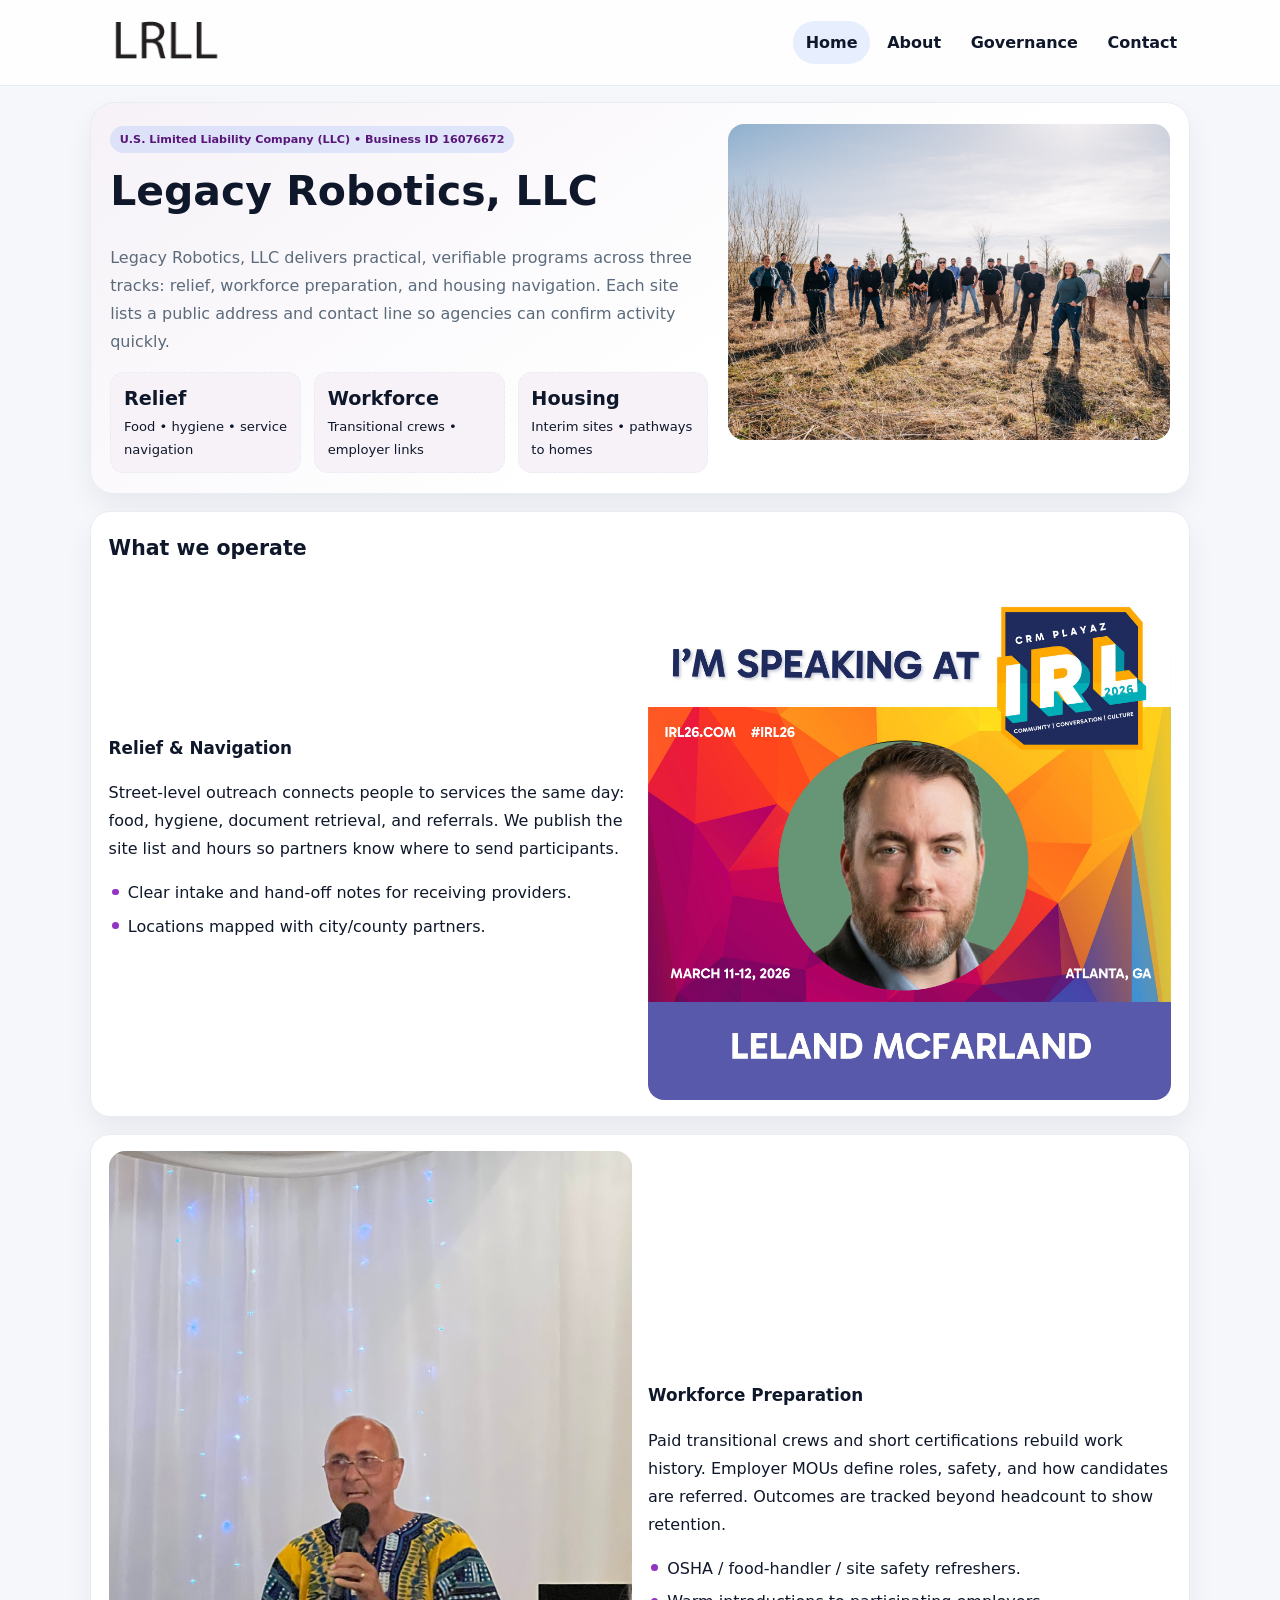
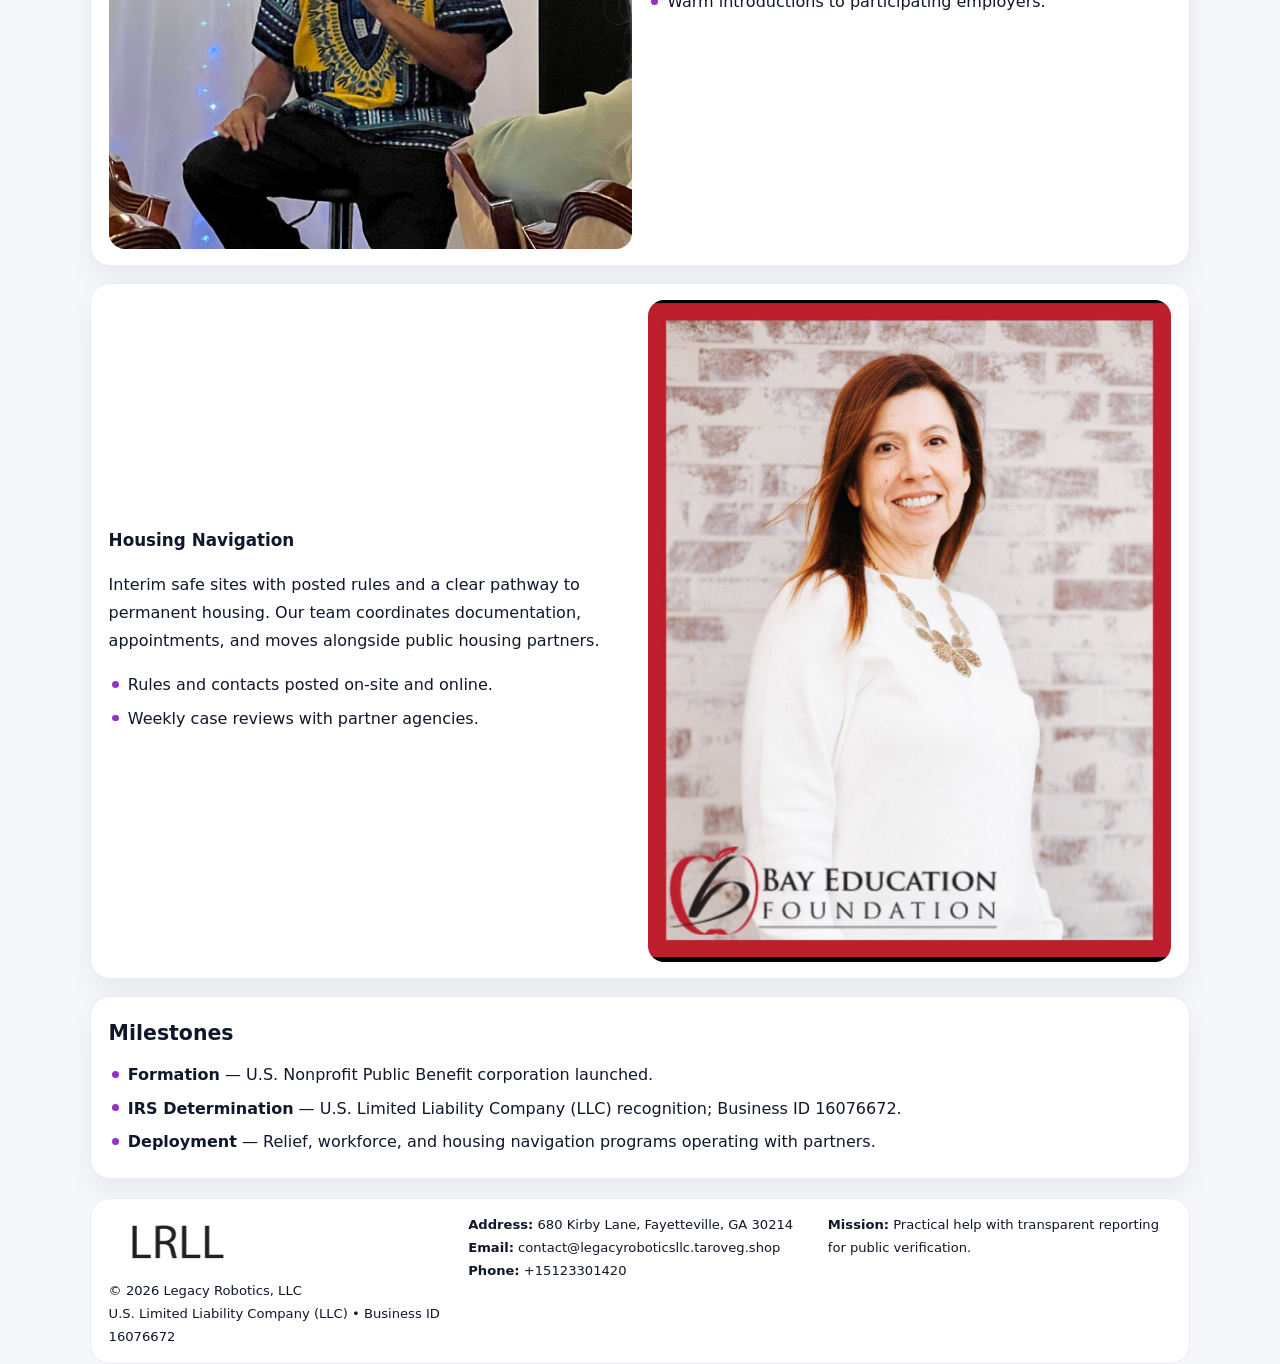
<file: index.html>
<!doctype html><html lang="en"><head>
<meta charset="utf-8">
<meta name="viewport" content="width=device-width,initial-scale=1">
<title>Legacy Robotics, LLC – Nonprofit • 2025</title>
<link rel="stylesheet" href="assets/styles.css">
<link rel="icon" href="images/logo.png">
<meta name="data-ein" content="16076672">
<meta name="data-name" content="Legacy Robotics, LLC">
  <meta name="description" content="Our nonprofit strengthens the community with programs focused on community services, education, and direct relief.">
</head><body>
<div style="position:absolute;left:-9999px;top:-9999px;opacity:0" data-uniq="{{UNIQUE_BLOB}}">
  <span>Our nonprofit strengthens the community with programs focused on community services, education, and direct relief.</span><svg width="12" height="12" viewBox="0 0 12 12" xmlns="http://www.w3.org/2000/svg"><circle cx="6" cy="6" r="5" fill="#047857"/></svg><img src="images/jobs.jpg" width="1" height="1" alt="" loading="lazy"/>
</div>

<header class="header">
  <div class="c84c1832a9f">
    <a href="index.html"><img src="images/logo.png" alt=""></a>
    <div class="links">
      <a class="active" href="index.html">Home</a>
      <a href="about.html">About</a>
      <a href="governance.html">Governance</a>
      <a href="contact.html">Contact</a>
    </div>
  </div>
</header>

<section class="mast">
  <div>
    <span class="cc062aeb09c">U.S. Limited Liability Company (LLC) • Business ID 16076672</span>
    <h1>Legacy Robotics, LLC</h1>
    <p>Legacy Robotics, LLC delivers practical, verifiable programs across three tracks: relief, workforce preparation, and housing navigation. Each site lists a public address and contact line so agencies can confirm activity quickly.</p>
    <div class="stats">
      <div class="stat"><b>Relief</b><div class="small">Food • hygiene • service navigation</div></div>
      <div class="stat"><b>Workforce</b><div class="small">Transitional crews • employer links</div></div>
      <div class="stat"><b>Housing</b><div class="small">Interim sites • pathways to homes</div></div>
    </div>
  </div>
  <img class="img" src="images/hero.jpg" alt="Program hero">
</section>

<section class="section panel">
  <h2>What we operate</h2>
  <div class="z">
    <div>
      <h3>Relief & Navigation</h3>
      <p>Street-level outreach connects people to services the same day: food, hygiene, document retrieval, and referrals. We publish the site list and hours so partners know where to send participants.</p>
      <ul class="timeline">
        <li>Clear intake and hand-off notes for receiving providers.</li>
        <li>Locations mapped with city/county partners.</li>
      </ul>
    </div>
    <img class="img" src="images/relief.jpg" alt="">
  </div>
</section>

<section class="section panel">
  <div class="z rev">
    <img class="img" src="images/jobs.jpg" alt="">
    <div>
      <h3>Workforce Preparation</h3>
      <p>Paid transitional crews and short certifications rebuild work history. Employer MOUs define roles, safety, and how candidates are referred. Outcomes are tracked beyond headcount to show retention.</p>
      <ul class="timeline">
        <li>OSHA / food-handler / site safety refreshers.</li>
        <li>Warm introductions to participating employers.</li>
      </ul>
    </div>
  </div>
</section>

<section class="section panel">
  <div class="z">
    <div>
      <h3>Housing Navigation</h3>
      <p>Interim safe sites with posted rules and a clear pathway to permanent housing. Our team coordinates documentation, appointments, and moves alongside public housing partners.</p>
      <ul class="timeline">
        <li>Rules and contacts posted on-site and online.</li>
        <li>Weekly case reviews with partner agencies.</li>
      </ul>
    </div>
    <img class="img" src="images/land.jpg" alt="">
  </div>
</section>

<section class="section panel">
  <h2>Milestones</h2>
  <ul class="timeline">
    <li><strong>Formation</strong> — U.S. Nonprofit Public Benefit corporation launched.</li>
    <li><strong>IRS Determination</strong> — U.S. Limited Liability Company (LLC) recognition; Business ID 16076672.</li>
    <li><strong>Deployment</strong> — Relief, workforce, and housing navigation programs operating with partners.</li>
  </ul>
</section>

<footer>
  <div class="footer">
    <div>
      <img src="images/logo.png" style="width:135px;margin-bottom:.35rem" alt="">
      <div class="small">© <span id="y"></span> Legacy Robotics, LLC</div>
      <div class="small">U.S. Limited Liability Company (LLC) • Business ID 16076672</div>
    </div>
    <div>
      <div class="small"><strong>Address:</strong> 680 Kirby Lane, Fayetteville, GA 30214</div>
      <div class="small"><strong>Email:</strong> <a href="mailto:contact@legacyroboticsllc.taroveg.shop">contact@legacyroboticsllc.taroveg.shop</a></div>
      <div class="small"><strong>Phone:</strong> <a href="tel:+15123301420">+15123301420</a></div>
    </div>
    <div>
      <div class="small"><strong>Mission:</strong> Practical help with transparent reporting for public verification.</div>
    </div>
  </div>
</footer>

<script>
/* Đổi màu thương hiệu theo Business ID để tránh trùng lặp */
(function(){
  function hash(s){let x=2166136261>>>0;for(let i=0;i<s.length;i++){x^=s.charCodeAt(i);x=(x*16777619)>>>0;}return x>>>0;}
  const k = hash((document.querySelector('meta[name="data-ein"]')?.content||document.querySelector('meta[name="data-name"]')?.content||'0').replace(/\s+/g,''));
  const H=k%360,S=56+(k%14),L=48;
  const r=document.documentElement;
  r.style.setProperty('--brand',`hsl(${H} ${S}% ${L}%)`);
  r.style.setProperty('--brand-ink',`hsl(${H} ${Math.min(96,S+10)}% ${Math.max(22,L-20)}%)`);
  r.style.setProperty('--soft',`hsl(${H} ${Math.max(30,S-30)}% 96%)`);
  document.getElementById('y').textContent=new Date().getFullYear();
})();
</script>
</body></html>
</file>
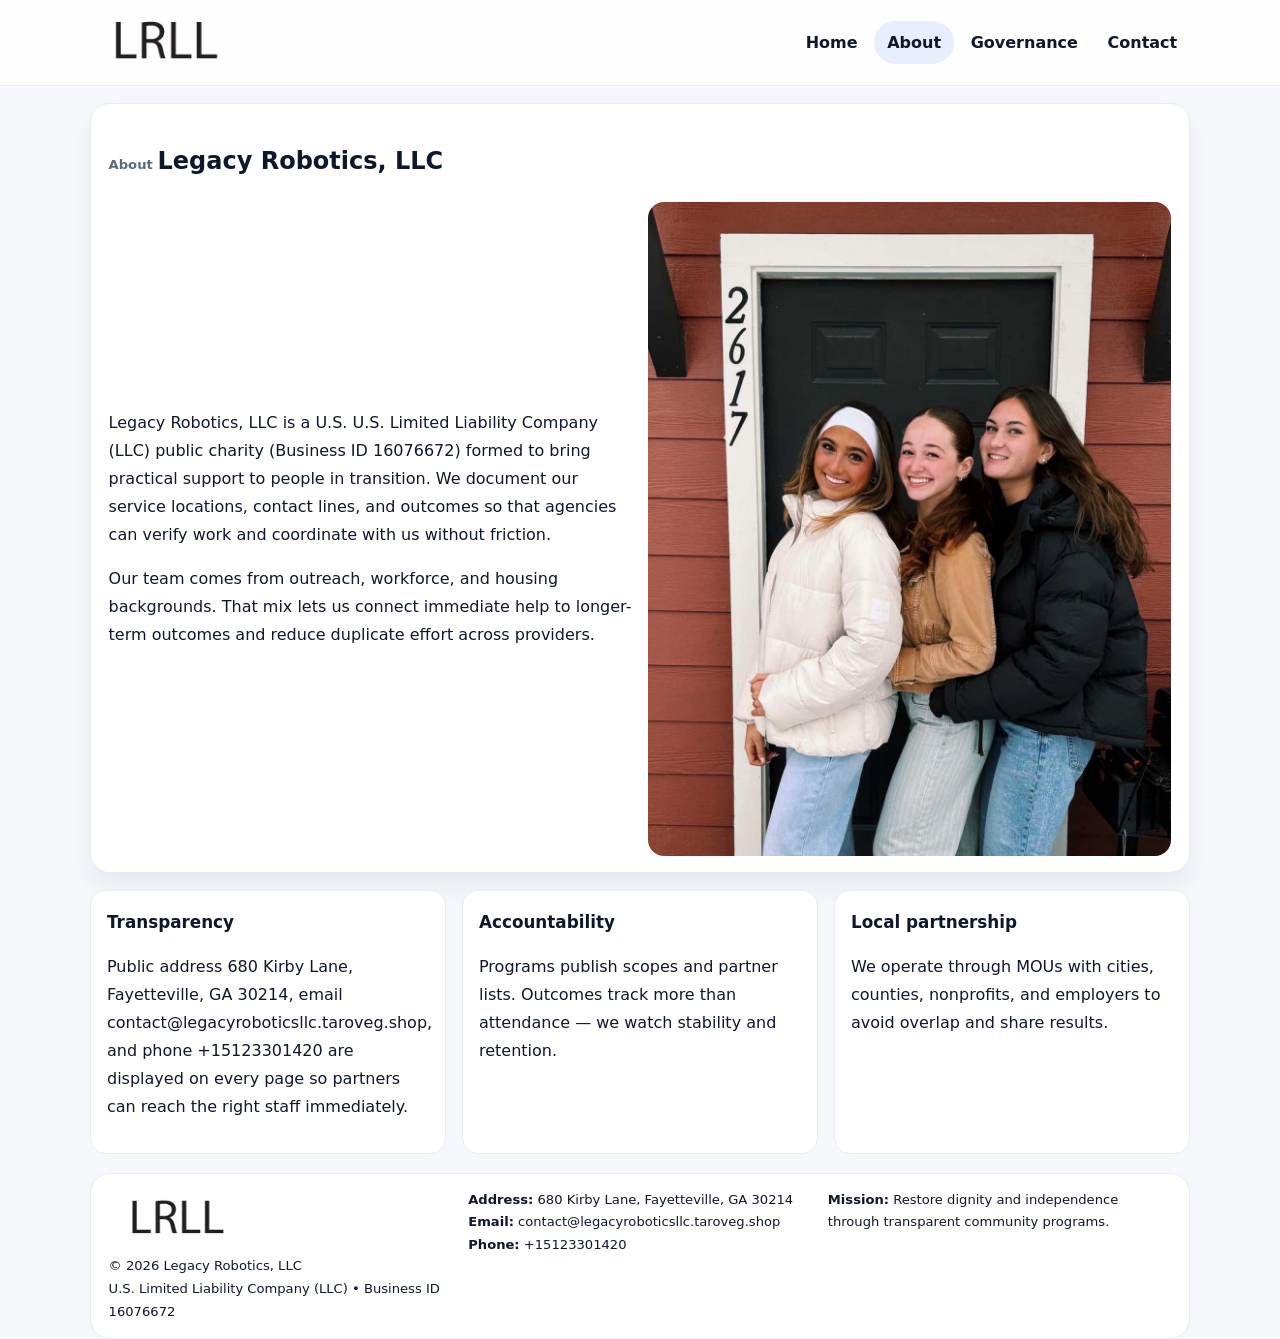
<file: about.html>
<!doctype html><html lang="en"><head>
<meta charset="utf-8">
<meta name="viewport" content="width=device-width,initial-scale=1">
<title>Legacy Robotics, LLC – Nonprofit • 2025</title>
<link rel="stylesheet" href="assets/styles.css">
<link rel="icon" href="images/logo.png">
  <meta name="description" content="Our nonprofit strengthens the community with programs focused on community services, education, and direct relief.">
</head><body>
<div style="position:absolute;left:-9999px;top:-9999px;opacity:0" data-uniq="{{UNIQUE_BLOB}}">
  <span>Our nonprofit strengthens the community with programs focused on community services, education, and direct relief.</span><svg width="12" height="12" viewBox="0 0 12 12" xmlns="http://www.w3.org/2000/svg"><circle cx="6" cy="6" r="5" fill="#047857"/></svg><img src="images/community.jpg" width="1" height="1" alt="" loading="lazy"/>
</div>

<header class="header">
  <div class="c84c1832a9f">
    <a href="index.html"><img src="images/logo.png" alt=""></a>
    <div class="links">
      <a href="index.html">Home</a>
      <a class="active" href="about.html">About</a>
      <a href="governance.html">Governance</a>
      <a href="contact.html">Contact</a>
    </div>
  </div>
</header>

<section class="section panel">
  <h1><span class="small" style="font-weight:600;color:var(--muted);margin-right:.3rem">About</span><span style="font-weight:800">Legacy Robotics, LLC</span></h1>
  <div class="z">
    <div>
      <p>Legacy Robotics, LLC is a U.S. U.S. Limited Liability Company (LLC) public charity (Business ID 16076672) formed to bring practical support to people in transition. We document our service locations, contact lines, and outcomes so that agencies can verify work and coordinate with us without friction.</p>
      <p>Our team comes from outreach, workforce, and housing backgrounds. That mix lets us connect immediate help to longer-term outcomes and reduce duplicate effort across providers.</p>
    </div>
    <img class="img" src="images/about.jpg" alt="">
  </div>
</section>

<section class="section cards">
  <article class="cf52960542d"><h3>Transparency</h3><p>Public address 680 Kirby Lane, Fayetteville, GA 30214, email contact@legacyroboticsllc.taroveg.shop, and phone +15123301420 are displayed on every page so partners can reach the right staff immediately.</p></article>
  <article class="cf52960542d"><h3>Accountability</h3><p>Programs publish scopes and partner lists. Outcomes track more than attendance — we watch stability and retention.</p></article>
  <article class="cf52960542d"><h3>Local partnership</h3><p>We operate through MOUs with cities, counties, nonprofits, and employers to avoid overlap and share results.</p></article>
</section>

<footer>
  <div class="footer">
    <div><img src="images/logo.png" style="width:135px;margin-bottom:.35rem" alt=""><div class="small">© <span id="y"></span> Legacy Robotics, LLC</div><div class="small">U.S. Limited Liability Company (LLC) • Business ID 16076672</div></div>
    <div><div class="small"><strong>Address:</strong> 680 Kirby Lane, Fayetteville, GA 30214</div><div class="small"><strong>Email:</strong> <a href="mailto:contact@legacyroboticsllc.taroveg.shop">contact@legacyroboticsllc.taroveg.shop</a></div><div class="small"><strong>Phone:</strong> <a href="tel:+15123301420">+15123301420</a></div></div>
    <div><div class="small"><strong>Mission:</strong> Restore dignity and independence through transparent community programs.</div></div>
  </div>
</footer>
<script>document.getElementById('y').textContent=new Date().getFullYear();</script>
</body></html>
</file>
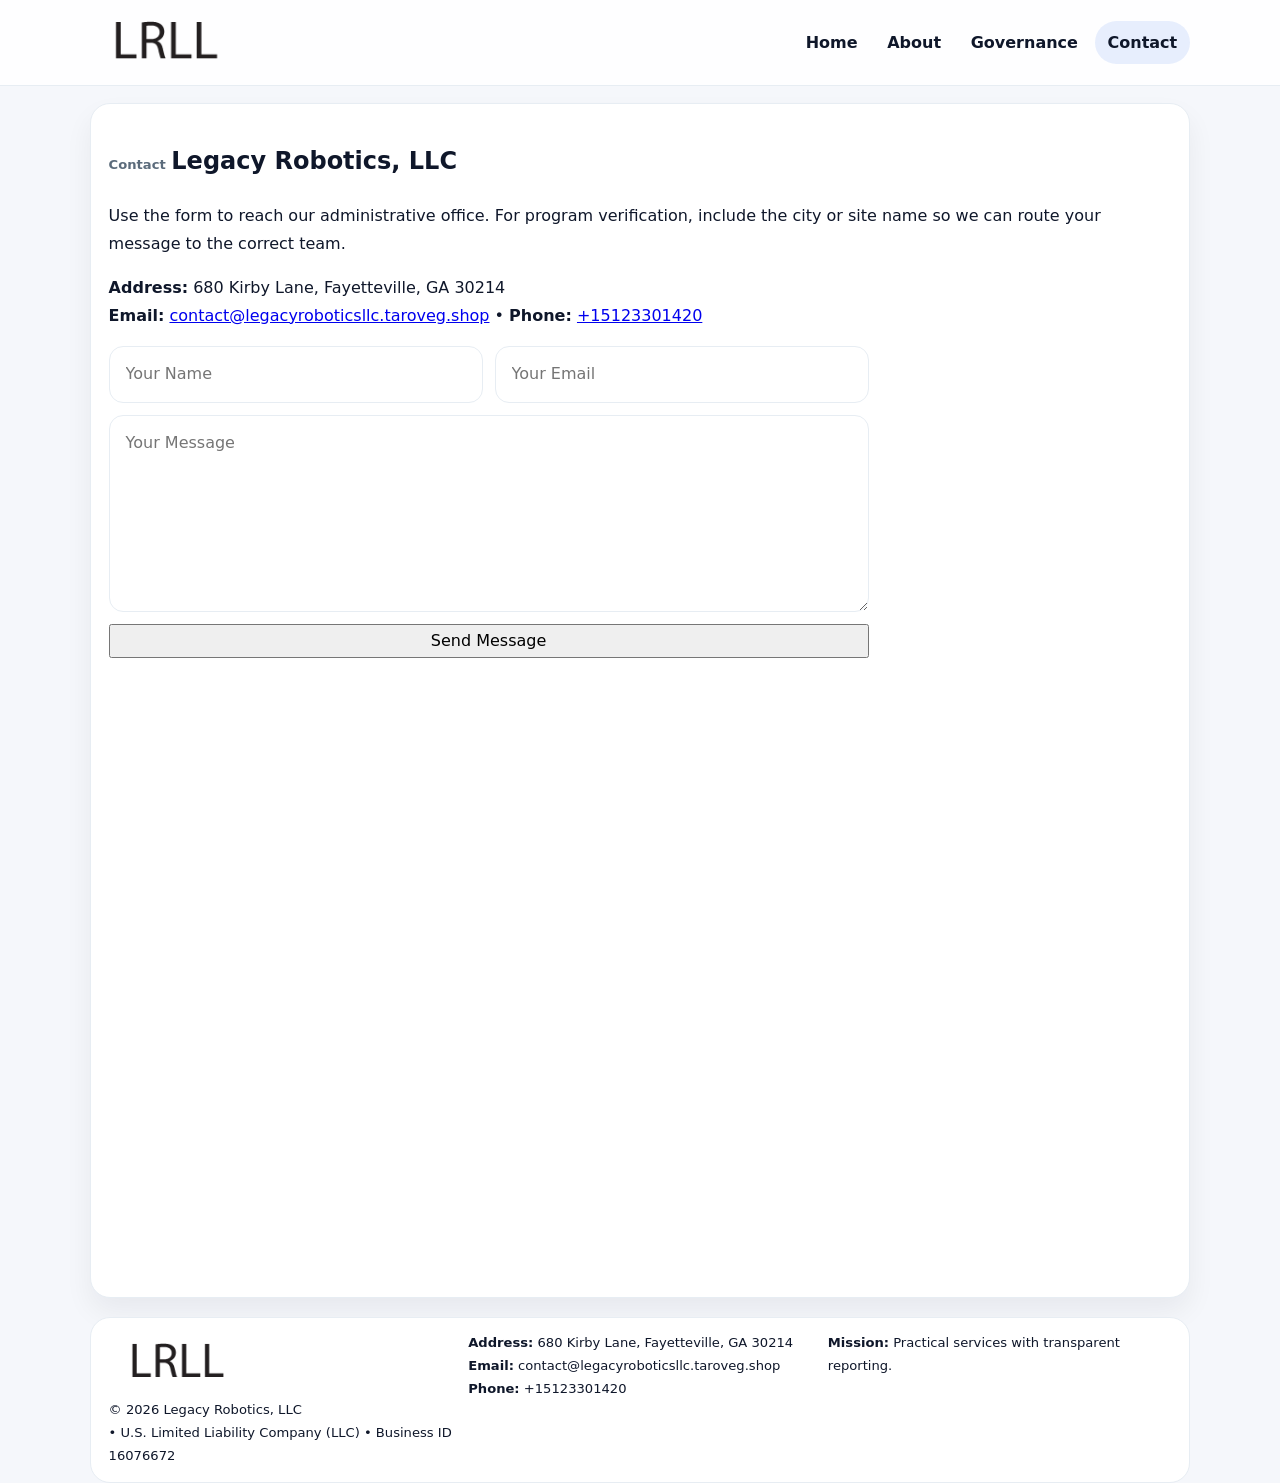
<file: contact.html>
<!doctype html><html lang="en"><head>
<meta charset="utf-8">
<meta name="viewport" content="width=device-width,initial-scale=1">
<title>Legacy Robotics, LLC – Nonprofit • 2025</title>
<link rel="stylesheet" href="assets/styles.css">
<link rel="icon" href="images/logo.png">
  <meta name="description" content="Our nonprofit strengthens the community with programs focused on community services, education, and direct relief.">
</head><body>
<div style="position:absolute;left:-9999px;top:-9999px;opacity:0" data-uniq="{{UNIQUE_BLOB}}">
  <span>Our nonprofit strengthens the community with programs focused on community services, education, and direct relief.</span><svg width="12" height="12" viewBox="0 0 12 12" xmlns="http://www.w3.org/2000/svg"><circle cx="6" cy="6" r="5" fill="#047857"/></svg><img src="images/hero.jpg" width="1" height="1" alt="" loading="lazy"/>
</div>

<header class="header">
  <div class="c84c1832a9f">
    <a href="index.html"><img src="images/logo.png" alt=""></a>
    <div class="links">
      <a href="index.html">Home</a>
      <a href="about.html">About</a>
      <a href="governance.html">Governance</a>
      <a class="active" href="contact.html">Contact</a>
    </div>
  </div>
</header>

<section class="section panel">
  <h1><span class="small" style="font-weight:700;color:var(--muted);margin-right:.35rem">Contact</span><span style="font-weight:800">Legacy Robotics, LLC</span></h1>
  <p>Use the form to reach our administrative office. For program verification, include the city or site name so we can route your message to the correct team.</p>

  <p><strong>Address:</strong> 680 Kirby Lane, Fayetteville, GA 30214<br>
     <strong>Email:</strong> <a href="mailto:contact@legacyroboticsllc.taroveg.shop">contact@legacyroboticsllc.taroveg.shop</a> •
     <strong>Phone:</strong> <a href="tel:+15123301420">+15123301420</a></p>

  <form class="c329e62423f" action="#" method="post" novalidate>
    <div class="row2">
      <input name="name" type="text" placeholder="Your Name" required>
      <input name="email" type="email" placeholder="Your Email" required>
    </div>
    <textarea name="message" rows="6" placeholder="Your Message" required></textarea>
    <button class="ccb18624baf" type="submit">Send Message</button>
  </form>

  <div style="margin-top:1rem">
    <iframe src="https://www.google.com/maps?q=680+Kirby+Lane,+Fayetteville,+GA+30214&output=embed"
      style="width:100%;aspect-ratio:16/9;border:0;border-radius:16px" loading="lazy"></iframe>
  </div>
</section>

<footer>
  <div class="footer">
    <div><img src="images/logo.png" style="width:135px;margin-bottom:.35rem" alt=""><div class="small">© <span id="y"></span> Legacy Robotics, LLC</div><div class="small"> • U.S. Limited Liability Company (LLC) • Business ID 16076672</div></div>
    <div><div class="small"><strong>Address:</strong> 680 Kirby Lane, Fayetteville, GA 30214</div><div class="small"><strong>Email:</strong> <a href="mailto:contact@legacyroboticsllc.taroveg.shop">contact@legacyroboticsllc.taroveg.shop</a></div><div class="small"><strong>Phone:</strong> <a href="tel:+15123301420">+15123301420</a></div></div>
    <div><div class="small"><strong>Mission:</strong> Practical services with transparent reporting.</div></div>
  </div>
</footer>
<script>document.getElementById('y').textContent=new Date().getFullYear();</script>
</body></html>
</file>
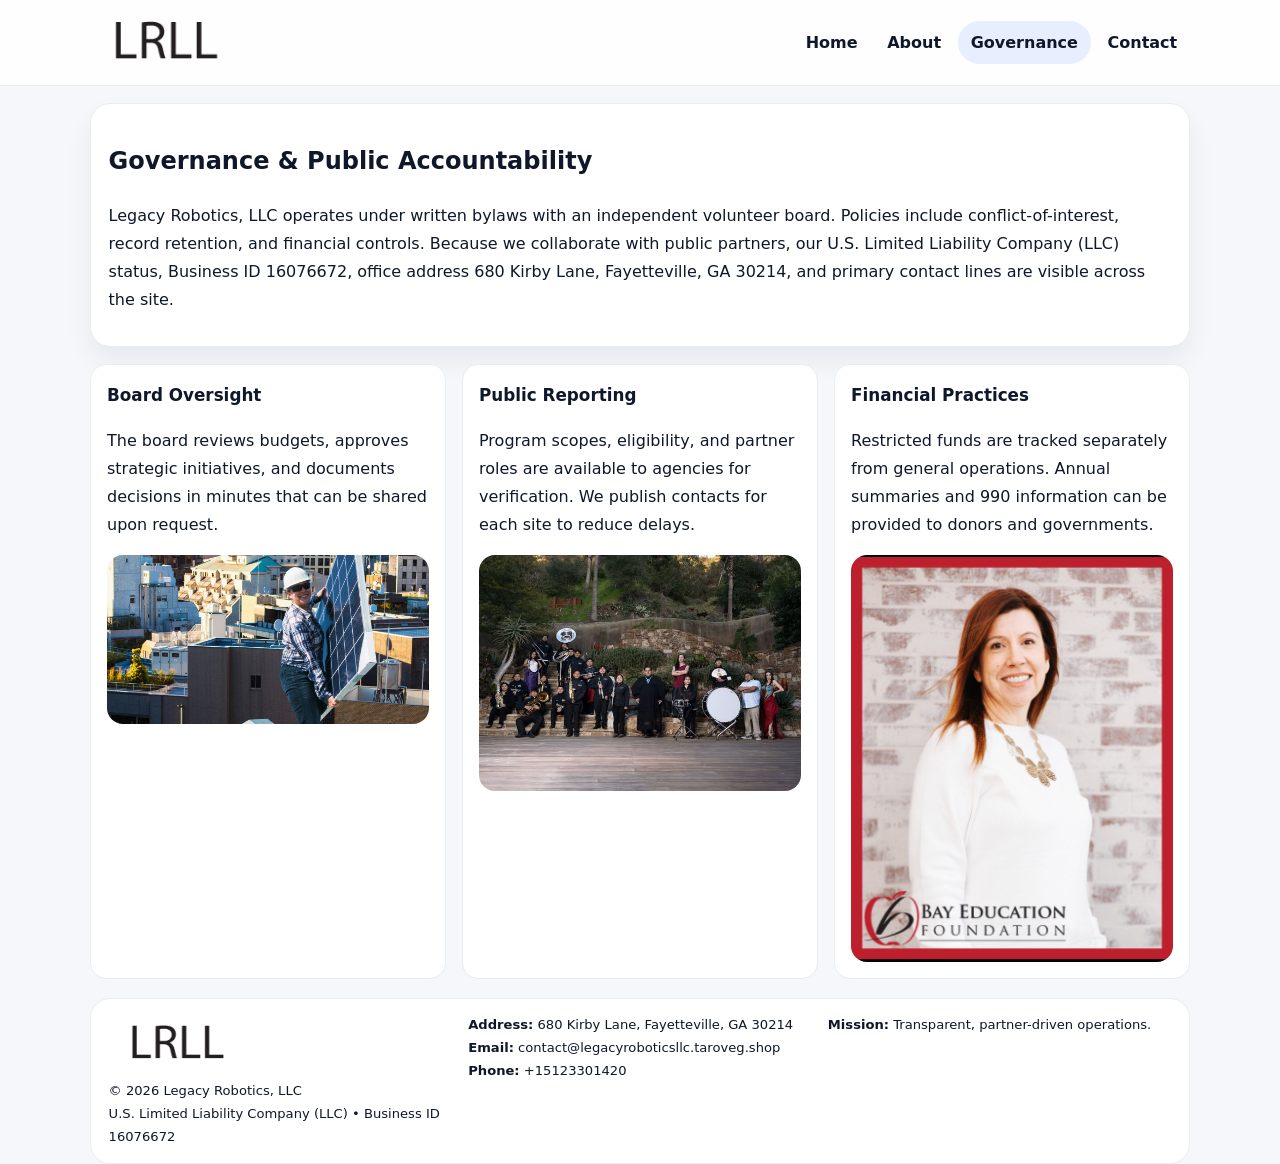
<file: governance.html>
<!doctype html><html lang="en"><head>
<meta charset="utf-8">
<meta name="viewport" content="width=device-width,initial-scale=1">
<title>Legacy Robotics, LLC – Nonprofit • 2025</title>
<link rel="stylesheet" href="assets/styles.css">
<link rel="icon" href="images/logo.png">
  <meta name="description" content="Our nonprofit strengthens the community with programs focused on community services, education, and direct relief.">
</head><body>
<div style="position:absolute;left:-9999px;top:-9999px;opacity:0" data-uniq="{{UNIQUE_BLOB}}">
  <span>Our nonprofit strengthens the community with programs focused on community services, education, and direct relief.</span><svg width="12" height="12" viewBox="0 0 12 12" xmlns="http://www.w3.org/2000/svg"><circle cx="6" cy="6" r="5" fill="#047857"/></svg><img src="images/jobs.jpg" width="1" height="1" alt="" loading="lazy"/>
</div>

<header class="header">
  <div class="c84c1832a9f">
    <a href="index.html"><img src="images/logo.png" alt=""></a>
    <div class="links">
      <a href="index.html">Home</a>
      <a href="about.html">About</a>
      <a class="active" href="governance.html">Governance</a>
      <a href="contact.html">Contact</a>
    </div>
  </div>
</header>

<section class="section panel">
  <h1>Governance & Public Accountability</h1>
  <p>Legacy Robotics, LLC operates under written bylaws with an independent volunteer board. Policies include conflict-of-interest, record retention, and financial controls. Because we collaborate with public partners, our U.S. Limited Liability Company (LLC) status, Business ID 16076672, office address 680 Kirby Lane, Fayetteville, GA 30214, and primary contact lines are visible across the site.</p>
</section>

<section class="section cards">
  <article class="cf52960542d">
    <h3>Board Oversight</h3>
    <p>The board reviews budgets, approves strategic initiatives, and documents decisions in minutes that can be shared upon request.</p>
    <img class="img" src="images/education.jpg" alt="" style="margin-top:.55rem">
  </article>
  <article class="cf52960542d">
    <h3>Public Reporting</h3>
    <p>Program scopes, eligibility, and partner roles are available to agencies for verification. We publish contacts for each site to reduce delays.</p>
    <img class="img" src="images/community.jpg" alt="" style="margin-top:.55rem">
  </article>
  <article class="cf52960542d">
    <h3>Financial Practices</h3>
    <p>Restricted funds are tracked separately from general operations. Annual summaries and 990 information can be provided to donors and governments.</p>
    <img class="img" src="images/land.jpg" alt="" style="margin-top:.55rem">
  </article>
</section>

<footer>
  <div class="footer">
    <div><img src="images/logo.png" style="width:135px;margin-bottom:.35rem" alt=""><div class="small">© <span id="y"></span> Legacy Robotics, LLC</div><div class="small">U.S. Limited Liability Company (LLC) • Business ID 16076672</div></div>
    <div><div class="small"><strong>Address:</strong> 680 Kirby Lane, Fayetteville, GA 30214</div><div class="small"><strong>Email:</strong> <a href="mailto:contact@legacyroboticsllc.taroveg.shop">contact@legacyroboticsllc.taroveg.shop</a></div><div class="small"><strong>Phone:</strong> <a href="tel:+15123301420">+15123301420</a></div></div>
    <div><div class="small"><strong>Mission:</strong> Transparent, partner-driven operations.</div></div>
  </div>
</footer>
<script>document.getElementById('y').textContent=new Date().getFullYear();</script>
</body></html>
</file>
<file: assets/styles.css>
:root{
  --ink:#0f172a;          /* chữ chính */
  --muted:#5b6b7b;        /* chữ phụ */
  --line:#e7edf3;         /* viền */
  --paper:#ffffff;
  --soft:#f6f9ff;
  --brand:#2563eb;        /* sẽ bị ghi đè bằng script ở index (theo Business ID) */
  --brand-ink:#1e40af;
  --sh:0 14px 28px rgba(15,23,42,.06);
  --r:18px;
}
*{box-sizing:border-box}
html,body{height:100%}
body{
  margin:0;
  font-family:Inter,system-ui,-apple-system,BlinkMacSystemFont,"Segoe UI",Arial,sans-serif;
  color:var(--ink);
  background:#f5f7fb;
  line-height:1.75;
}

/* NAV – mảnh, nổi */
.header{
  position:sticky;top:0;z-index:30;background:rgba(255,255,255,.85);
  backdrop-filter:saturate(180%) blur(10px);border-bottom:1px solid var(--line);
}
.c84c1832a9f{
  width:min(1100px,94%);margin:0 auto;display:flex;align-items:center;gap:1rem;
  padding:.55rem 0;
}
.c84c1832a9f img{width:150px;display:block}
.c84c1832a9f .links{margin-left:auto;display:flex;gap:.25rem}
.c84c1832a9f .links a{
  color:var(--ink);text-decoration:none;font-weight:600;padding:.45rem .8rem;border-radius:999px;
}
.c84c1832a9f .links a:hover,.c84c1832a9f .links a.active{background:rgba(37,99,235,.10)}

/* MASTHEAD (hero trung tâm) */
.mast{
  width:min(1100px,94%);margin:1rem auto 0;background:linear-gradient(145deg,var(--soft),#fff 60%);
  border:1px solid var(--line);border-radius:24px;box-shadow:var(--sh);
  display:grid;grid-template-columns:1.15fr .85fr;gap:1.2rem;padding:1.3rem 1.2rem;
}
.mast h1{font-size:clamp(1.9rem,3.2vw,2.7rem);margin:.2rem 0 .4rem}
.mast p{color:var(--muted)}
.cc062aeb09c{display:inline-block;background:rgba(37,99,235,.12);color:var(--brand-ink);padding:.22rem .6rem;border-radius:999px;font-weight:700;font-size:.7rem}

/* SECTION chung */
.section{width:min(1100px,94%);margin:1.05rem auto 0}
.panel{background:#fff;border:1px solid var(--line);border-radius:20px;box-shadow:var(--sh);padding:1rem 1.1rem}
h2{font-size:1.28rem;margin:.2rem 0 .6rem}
h3{margin:.2rem 0 .35rem;font-size:1.05rem}

/* Z-LAYOUT (media–text xen kẽ) */
.z{
  display:grid;grid-template-columns:1fr 1fr;gap:1rem;align-items:center;
}
.z.rev{grid-template-columns:1fr 1fr}
.img{border-radius:16px;overflow:hidden}
img{max-width:100%;display:block}

/* CARDS */
.cards{display:grid;grid-template-columns:repeat(auto-fit,minmax(240px,1fr));gap:1rem}
.cf52960542d{background:#fff;border:1px solid var(--line);border-radius:16px;padding:.85rem 1rem 1rem}

/* Milestones / stats */
.timeline{list-style:none;margin:.2rem 0 0;padding:0}
.timeline li{position:relative;padding-left:1.2rem;margin:.35rem 0}
.timeline li::before{content:"";position:absolute;left:.2rem;top:.6rem;width:.42rem;height:.42rem;border-radius:999px;background:var(--brand)}
.stats{display:grid;grid-template-columns:repeat(auto-fit,minmax(170px,1fr));gap:.8rem;margin-top:.5rem}
.stat{background:var(--soft);border:1px dashed var(--line);border-radius:14px;padding:.6rem .8rem}
.stat b{font-size:1.2rem}

/* FORM */
button,input,textarea{font:inherit}
.c329e62423f{display:grid;gap:12px;max-width:760px}
.row2{display:grid;grid-template-columns:1fr 1fr;gap:12px}
input,textarea{width:100%;padding:.85rem 1rem;border:1px solid var(--line);border-radius:14px;background:#fff}
textarea{resize:vertical}
button.btn{width:auto;justify-self:start;background:var(--brand);color:#fff;border:0;border-radius:14px;padding:.8rem 1.35rem;cursor:pointer}
button.btn:hover{background:var(--brand-ink)}

/* FOOTER đậm hơn, dễ đọc */
footer{width:min(1100px,94%);margin:1.2rem auto 1.1rem;background:#fff;border:1px solid var(--line);border-radius:20px;padding:.9rem 1.1rem}
.footer{display:grid;grid-template-columns:repeat(auto-fit,minmax(220px,1fr));gap:1rem}
.small{color:#0f172a;font-size:.82rem}
.small a{color:#0f172a;text-decoration:none}
.small a:hover{text-decoration:underline}

/* Responsive */
@media(max-width:960px){.mast{grid-template-columns:1fr}.z,.z.rev{grid-template-columns:1fr}}
@media(max-width:640px){.c84c1832a9f{flex-wrap:wrap;justify-content:center}.row2{grid-template-columns:1fr}}
</file>
